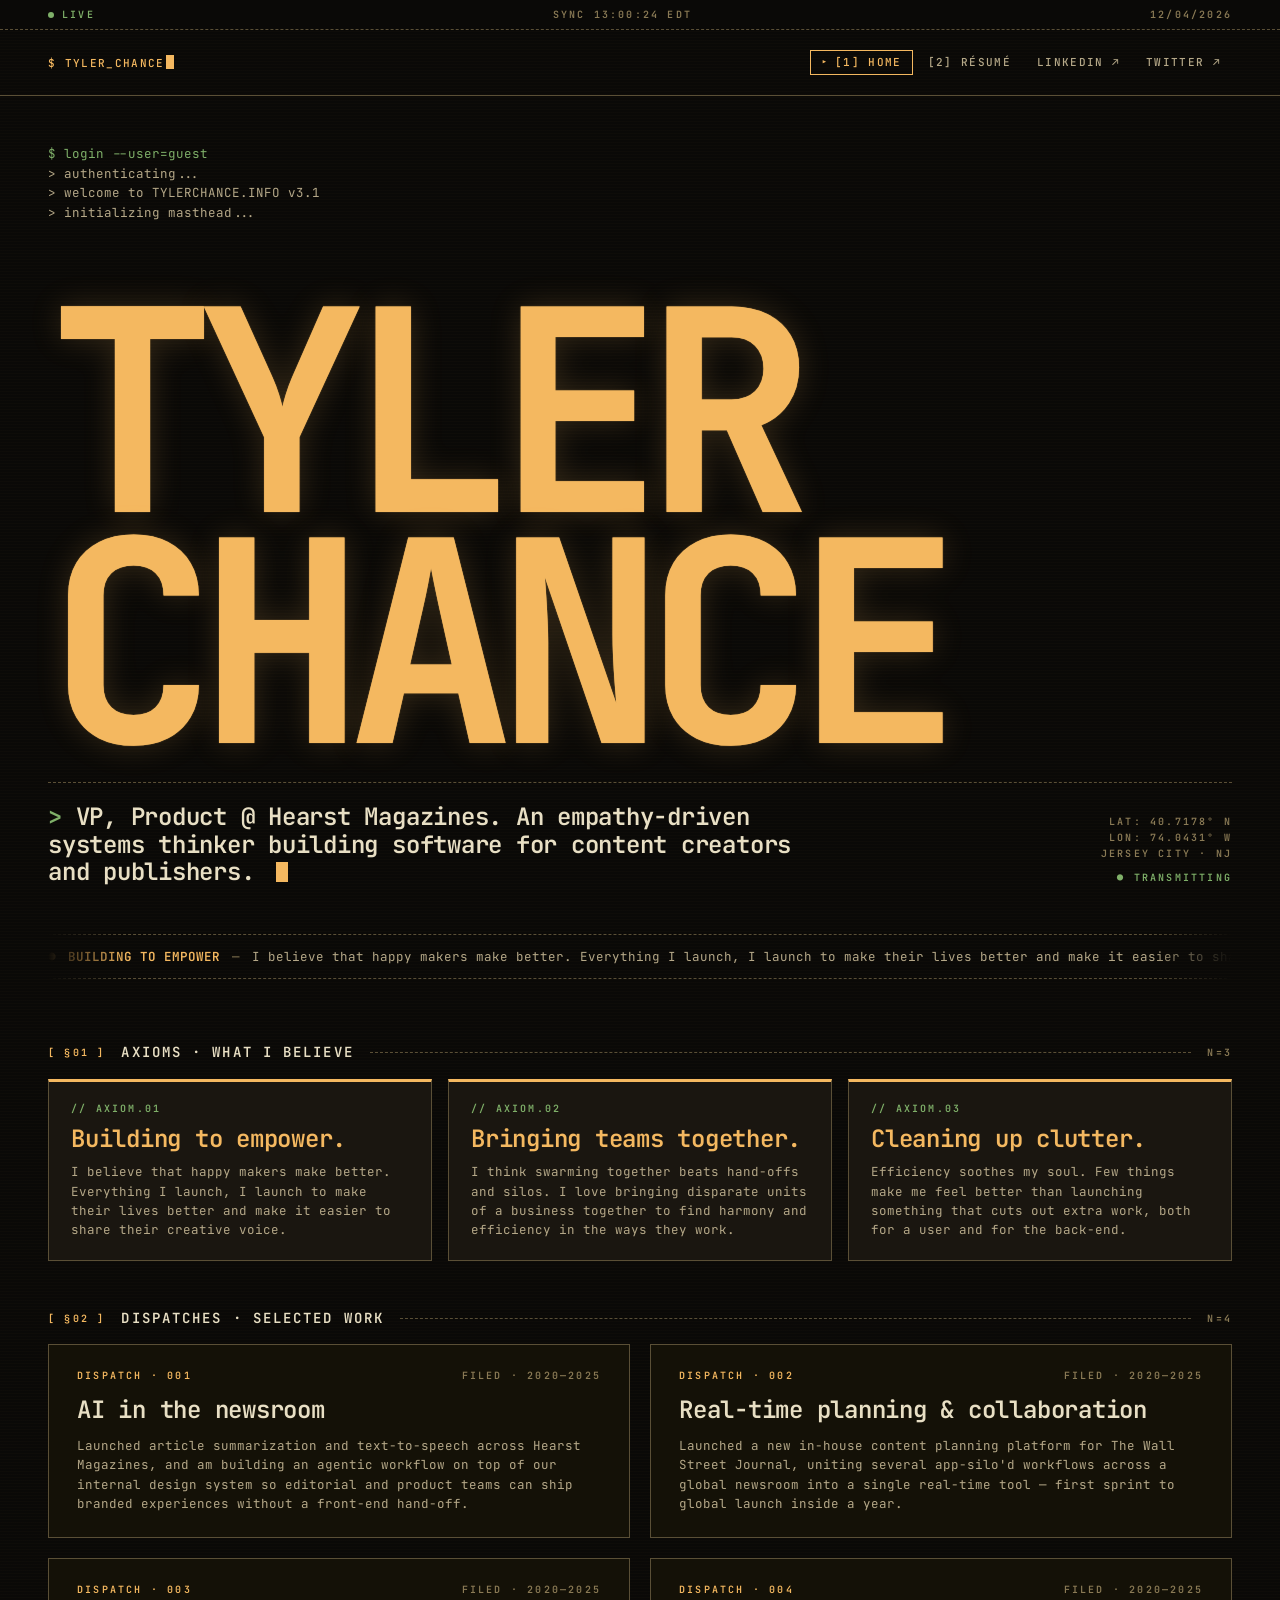
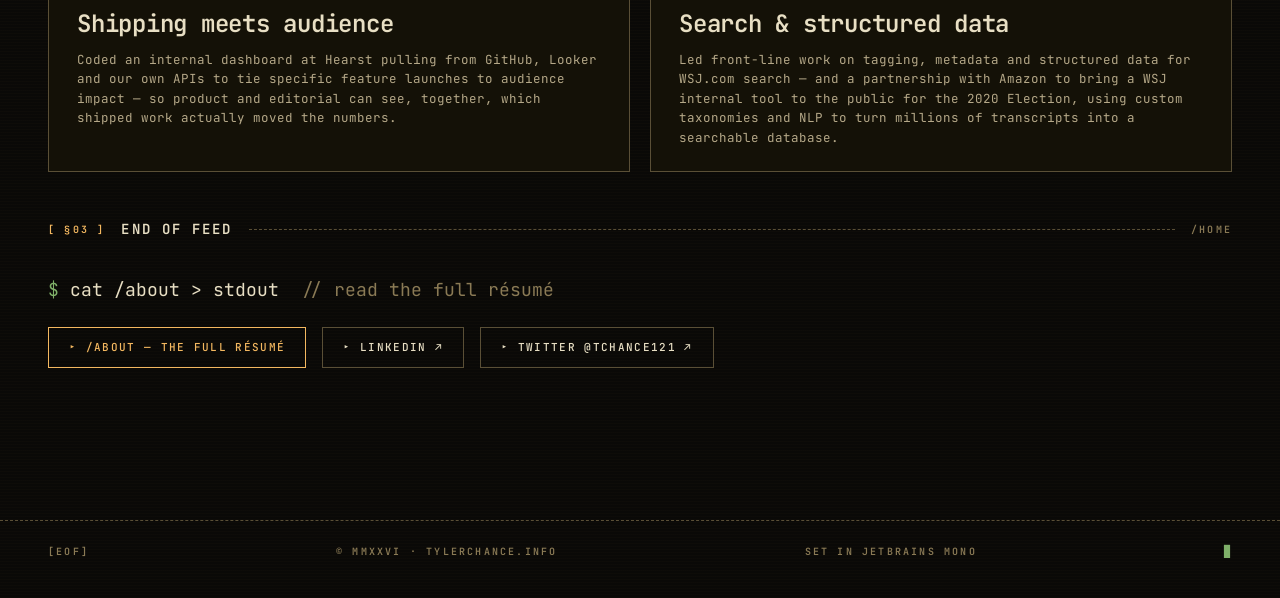
<file: index.html>
<!doctype html>
<html lang="en">
<head>
<meta charset="utf-8" />
<title>Tyler Chance — VP of Product, Hearst Magazines</title>
<meta name="viewport" content="width=device-width, initial-scale=1" />
<meta name="description" content="Tyler Chance is VP of Product at Hearst Magazines in Jersey City, NJ — a product leader and systems thinker building software for content creators and publishers, increasingly with and around AI." />
<meta name="author" content="Tyler Chance" />
<meta name="theme-color" content="#0a0907" />

<!-- Favicons -->
<link rel="icon" type="image/svg+xml" href="/favicon.svg" />
<link rel="icon" type="image/png" sizes="32x32" href="/favicon-32.png" />
<link rel="apple-touch-icon" sizes="180x180" href="/apple-touch-icon.png" />
<link rel="manifest" href="/site.webmanifest" />

<link rel="canonical" href="https://www.tylerchance.info/" />

<!-- Open Graph -->
<meta property="og:site_name" content="Tyler Chance" />
<meta property="og:type" content="profile" />
<meta property="og:title" content="Tyler Chance — VP of Product, Hearst Magazines" />
<meta property="og:description" content="Product leader and systems thinker building software for content creators and publishers — increasingly with and around AI." />
<meta property="og:url" content="https://www.tylerchance.info/" />
<meta property="og:locale" content="en_US" />
<meta property="profile:first_name" content="Tyler" />
<meta property="profile:last_name" content="Chance" />
<meta property="profile:username" content="tchance121" />

<!-- Twitter -->
<meta name="twitter:card" content="summary" />
<meta name="twitter:site" content="@tchance121" />
<meta name="twitter:creator" content="@tchance121" />

<link rel="preconnect" href="https://fonts.googleapis.com">
<link rel="preconnect" href="https://fonts.gstatic.com" crossorigin>
<link href="https://fonts.googleapis.com/css2?family=JetBrains+Mono:wght@400;500;600;700&display=swap" rel="stylesheet">
<link rel="stylesheet" href="/site.css">
<link rel="stylesheet" href="/print.css" media="print">
<script src="/site.js" defer></script>

<!-- Structured data: Person schema for search engines & LLMs -->
<script type="application/ld+json">
{
  "@context": "https://schema.org",
  "@type": "Person",
  "@id": "https://www.tylerchance.info/#person",
  "name": "Tyler Chance",
  "givenName": "Tyler",
  "familyName": "Chance",
  "alternateName": "Tyler Scott Chance",
  "url": "https://www.tylerchance.info/",
  "jobTitle": "Vice President of Product",
  "worksFor": {
    "@type": "Organization",
    "name": "Hearst Magazines",
    "url": "https://www.hearst.com/magazines"
  },
  "address": {
    "@type": "PostalAddress",
    "addressLocality": "Jersey City",
    "addressRegion": "NJ",
    "addressCountry": "US"
  },
  "description": "Product leader and systems thinker building software for content creators and publishers, increasingly with and around AI.",
  "sameAs": [
    "https://www.linkedin.com/in/tylerscottchance/",
    "https://twitter.com/tchance121"
  ],
  "alumniOf": {
    "@type": "CollegeOrUniversity",
    "name": "Indiana University School of Journalism"
  },
  "knowsAbout": [
    "Product Management",
    "Product Strategy",
    "Publishing Technology",
    "Content Management Systems",
    "Design Systems",
    "Generative AI",
    "Editorial Tools",
    "Search Engine Optimization",
    "Audience Development"
  ]
}
</script>

</head>
<body data-page="home">

<!-- Wire bar — decorative live clock, hidden from assistive tech & crawlers -->
<div class="wire-bar" aria-hidden="true">
  <div class="wire-bar__inner t-label">
    <span class="wire-bar__live"><span class="wire-bar__dot"></span>LIVE</span>
    <span>SYNC <span id="sync-clock">00:00:00</span> EDT</span>
    <span id="sync-date">04/19/2026</span>
  </div>
</div>

<nav class="nav" aria-label="Primary">
  <a class="brand t-micro" href="/">$ tyler_chance<span class="brand__caret" aria-hidden="true"></span></a>
  <div class="nav__links">
    <a class="nav__link t-micro is-active" href="/" aria-current="page">[1] HOME</a>
    <a class="nav__link t-micro" href="/about">[2] RÉSUMÉ</a>
    <a class="nav__link t-micro" href="https://www.linkedin.com/in/tylerscottchance/" rel="me">LINKEDIN ↗</a>
    <a class="nav__link t-micro" href="https://twitter.com/tchance121" rel="me">TWITTER ↗</a>
  </div>
</nav>

<main>

  <!-- ─── Mega hero ───────────────────────────────── -->
  <section class="hero" aria-labelledby="hero-name">
    <div class="boot t-small" aria-hidden="true">
      <div class="boot__line boot__line--cmd">$ login --user=guest</div>
      <div class="boot__line boot__line--out">&gt; authenticating...</div>
      <div class="boot__line boot__line--out">&gt; welcome to TYLERCHANCE.INFO v3.1</div>
      <div class="boot__line boot__line--out">&gt; initializing masthead...</div>
    </div>

    <h1 class="name-block" id="hero-name">
      <span class="name">TYLER</span>
      <span class="name">CHANCE</span>
      <span class="visually-hidden"> — Vice President of Product at Hearst Magazines</span>
    </h1>

    <div class="tagline-row">
      <p class="tagline t-display3">
        <span class="tagline__arrow" aria-hidden="true">&gt;</span>
        VP, Product @ Hearst Magazines. An empathy-driven systems thinker
        building software for content creators and publishers.
        <span class="tagline__caret" aria-hidden="true"></span>
      </p>
      <div class="coords t-label" aria-hidden="true">
        <div>LAT: 40.7178° N</div>
        <div>LON: 74.0431° W</div>
        <div>JERSEY CITY · NJ</div>
        <div class="coords__status">● TRANSMITTING</div>
      </div>
    </div>

    <div class="ticker t-small" aria-hidden="true">
      <div class="ticker__track">
        <!-- 3 beliefs × 2 copies for a seamless CSS loop -->
        <span class="ticker__item"><span class="ticker__bullet">●</span><span class="ticker__kicker">Building to empower</span><span class="ticker__dash">—</span><span>I believe that happy makers make better. Everything I launch, I launch to make their lives better and make it easier to share their creative voice.</span><span class="ticker__pipe">|</span></span>
        <span class="ticker__item"><span class="ticker__bullet">●</span><span class="ticker__kicker">Bringing teams together</span><span class="ticker__dash">—</span><span>I think swarming together beats hand-offs and silos. I love bringing disparate units of a business together to find harmony and efficiency in the ways they work.</span><span class="ticker__pipe">|</span></span>
        <span class="ticker__item"><span class="ticker__bullet">●</span><span class="ticker__kicker">Cleaning up clutter</span><span class="ticker__dash">—</span><span>Efficiency soothes my soul. Few things make me feel better than launching something that cuts out extra work, both for a user and for the back-end.</span><span class="ticker__pipe">|</span></span>
        <span class="ticker__item"><span class="ticker__bullet">●</span><span class="ticker__kicker">Building to empower</span><span class="ticker__dash">—</span><span>I believe that happy makers make better. Everything I launch, I launch to make their lives better and make it easier to share their creative voice.</span><span class="ticker__pipe">|</span></span>
        <span class="ticker__item"><span class="ticker__bullet">●</span><span class="ticker__kicker">Bringing teams together</span><span class="ticker__dash">—</span><span>I think swarming together beats hand-offs and silos. I love bringing disparate units of a business together to find harmony and efficiency in the ways they work.</span><span class="ticker__pipe">|</span></span>
        <span class="ticker__item"><span class="ticker__bullet">●</span><span class="ticker__kicker">Cleaning up clutter</span><span class="ticker__dash">—</span><span>Efficiency soothes my soul. Few things make me feel better than launching something that cuts out extra work, both for a user and for the back-end.</span><span class="ticker__pipe">|</span></span>
      </div>
    </div>
  </section>

  <!-- ─── §01 Axioms (beliefs) ────────────────────── -->
  <section aria-labelledby="axioms-heading">
    <div class="section-head t-micro">
      <span class="t-label">[ §01 ]</span>
      <h2 class="section-head__title" id="axioms-heading">Axioms · What I Believe</h2>
      <div class="section-head__rule" aria-hidden="true"></div>
      <span class="section-head__tail t-label">n=3</span>
    </div>

    <div class="grid-3">
      <article class="axiom">
        <div class="axiom__num t-label" aria-hidden="true">// axiom.01</div>
        <h3 class="axiom__kicker t-display3">Building to empower.</h3>
        <p class="axiom__body t-small">I believe that happy makers make better. Everything I launch, I launch to make their lives better and make it easier to share their creative voice.</p>
      </article>
      <article class="axiom">
        <div class="axiom__num t-label" aria-hidden="true">// axiom.02</div>
        <h3 class="axiom__kicker t-display3">Bringing teams together.</h3>
        <p class="axiom__body t-small">I think swarming together beats hand-offs and silos. I love bringing disparate units of a business together to find harmony and efficiency in the ways they work.</p>
      </article>
      <article class="axiom">
        <div class="axiom__num t-label" aria-hidden="true">// axiom.03</div>
        <h3 class="axiom__kicker t-display3">Cleaning up clutter.</h3>
        <p class="axiom__body t-small">Efficiency soothes my soul. Few things make me feel better than launching something that cuts out extra work, both for a user and for the back-end.</p>
      </article>
    </div>
  </section>

  <!-- ─── §02 Dispatches (selected work) ──────────── -->
  <section aria-labelledby="dispatches-heading">
    <div class="section-head t-micro">
      <span class="t-label">[ §02 ]</span>
      <h2 class="section-head__title" id="dispatches-heading">Dispatches · Selected Work</h2>
      <div class="section-head__rule" aria-hidden="true"></div>
      <span class="section-head__tail t-label">n=4</span>
    </div>

    <div class="grid-2">
      <article class="dispatch">
        <div class="dispatch__meta t-label">
          <span>DISPATCH · 001</span>
          <span class="muted">FILED · 2020—2025</span>
        </div>
        <h3 class="dispatch__title t-display3">AI in the newsroom</h3>
        <p class="dispatch__body t-small">Launched article summarization and text-to-speech across Hearst Magazines, and am building an agentic workflow on top of our internal design system so editorial and product teams can ship branded experiences without a front-end hand-off.</p>
      </article>
      <article class="dispatch">
        <div class="dispatch__meta t-label">
          <span>DISPATCH · 002</span>
          <span class="muted">FILED · 2020—2025</span>
        </div>
        <h3 class="dispatch__title t-display3">Real-time planning &amp; collaboration</h3>
        <p class="dispatch__body t-small">Launched a new in-house content planning platform for The Wall Street Journal, uniting several app-silo'd workflows across a global newsroom into a single real-time tool — first sprint to global launch inside a year.</p>
      </article>
      <article class="dispatch">
        <div class="dispatch__meta t-label">
          <span>DISPATCH · 003</span>
          <span class="muted">FILED · 2020—2025</span>
        </div>
        <h3 class="dispatch__title t-display3">Shipping meets audience</h3>
        <p class="dispatch__body t-small">Coded an internal dashboard at Hearst pulling from GitHub, Looker and our own APIs to tie specific feature launches to audience impact — so product and editorial can see, together, which shipped work actually moved the numbers.</p>
      </article>
      <article class="dispatch">
        <div class="dispatch__meta t-label">
          <span>DISPATCH · 004</span>
          <span class="muted">FILED · 2020—2025</span>
        </div>
        <h3 class="dispatch__title t-display3">Search &amp; structured data</h3>
        <p class="dispatch__body t-small">Led front-line work on tagging, metadata and structured data for WSJ.com search — and a partnership with Amazon to bring a WSJ internal tool to the public for the 2020 Election, using custom taxonomies and NLP to turn millions of transcripts into a searchable database.</p>
      </article>
    </div>
  </section>

  <!-- ─── §03 End of feed (CTA) ───────────────────── -->
  <section aria-labelledby="eof-heading">
    <div class="section-head t-micro">
      <span class="t-label">[ §03 ]</span>
      <h2 class="section-head__title" id="eof-heading">End of Feed</h2>
      <div class="section-head__rule" aria-hidden="true"></div>
      <span class="section-head__tail t-label">/home</span>
    </div>

    <div class="cta t-lede">
      <p class="cta__prompt">
        <span class="cta__prompt-sym" aria-hidden="true">$</span> cat /about &gt; stdout &nbsp;<span class="cta__prompt-note">// read the full résumé</span>
      </p>
      <div class="cta__row">
        <a class="cta__btn cta__btn--primary t-micro" href="/about">▸ /ABOUT &mdash; THE FULL RÉSUMÉ</a>
        <a class="cta__btn t-micro" href="https://www.linkedin.com/in/tylerscottchance/" rel="me">▸ LINKEDIN ↗</a>
        <a class="cta__btn t-micro" href="https://twitter.com/tchance121" rel="me">▸ TWITTER @tchance121 ↗</a>
      </div>
    </div>
  </section>
</main>

<footer class="t-label">
  <span>[EOF]</span>
  <span>© MMXXVI · TYLERCHANCE.INFO</span>
  <span>SET IN JETBRAINS MONO</span>
  <span class="cursor" aria-hidden="true">█</span>
</footer>


</body>
</html>
</file>
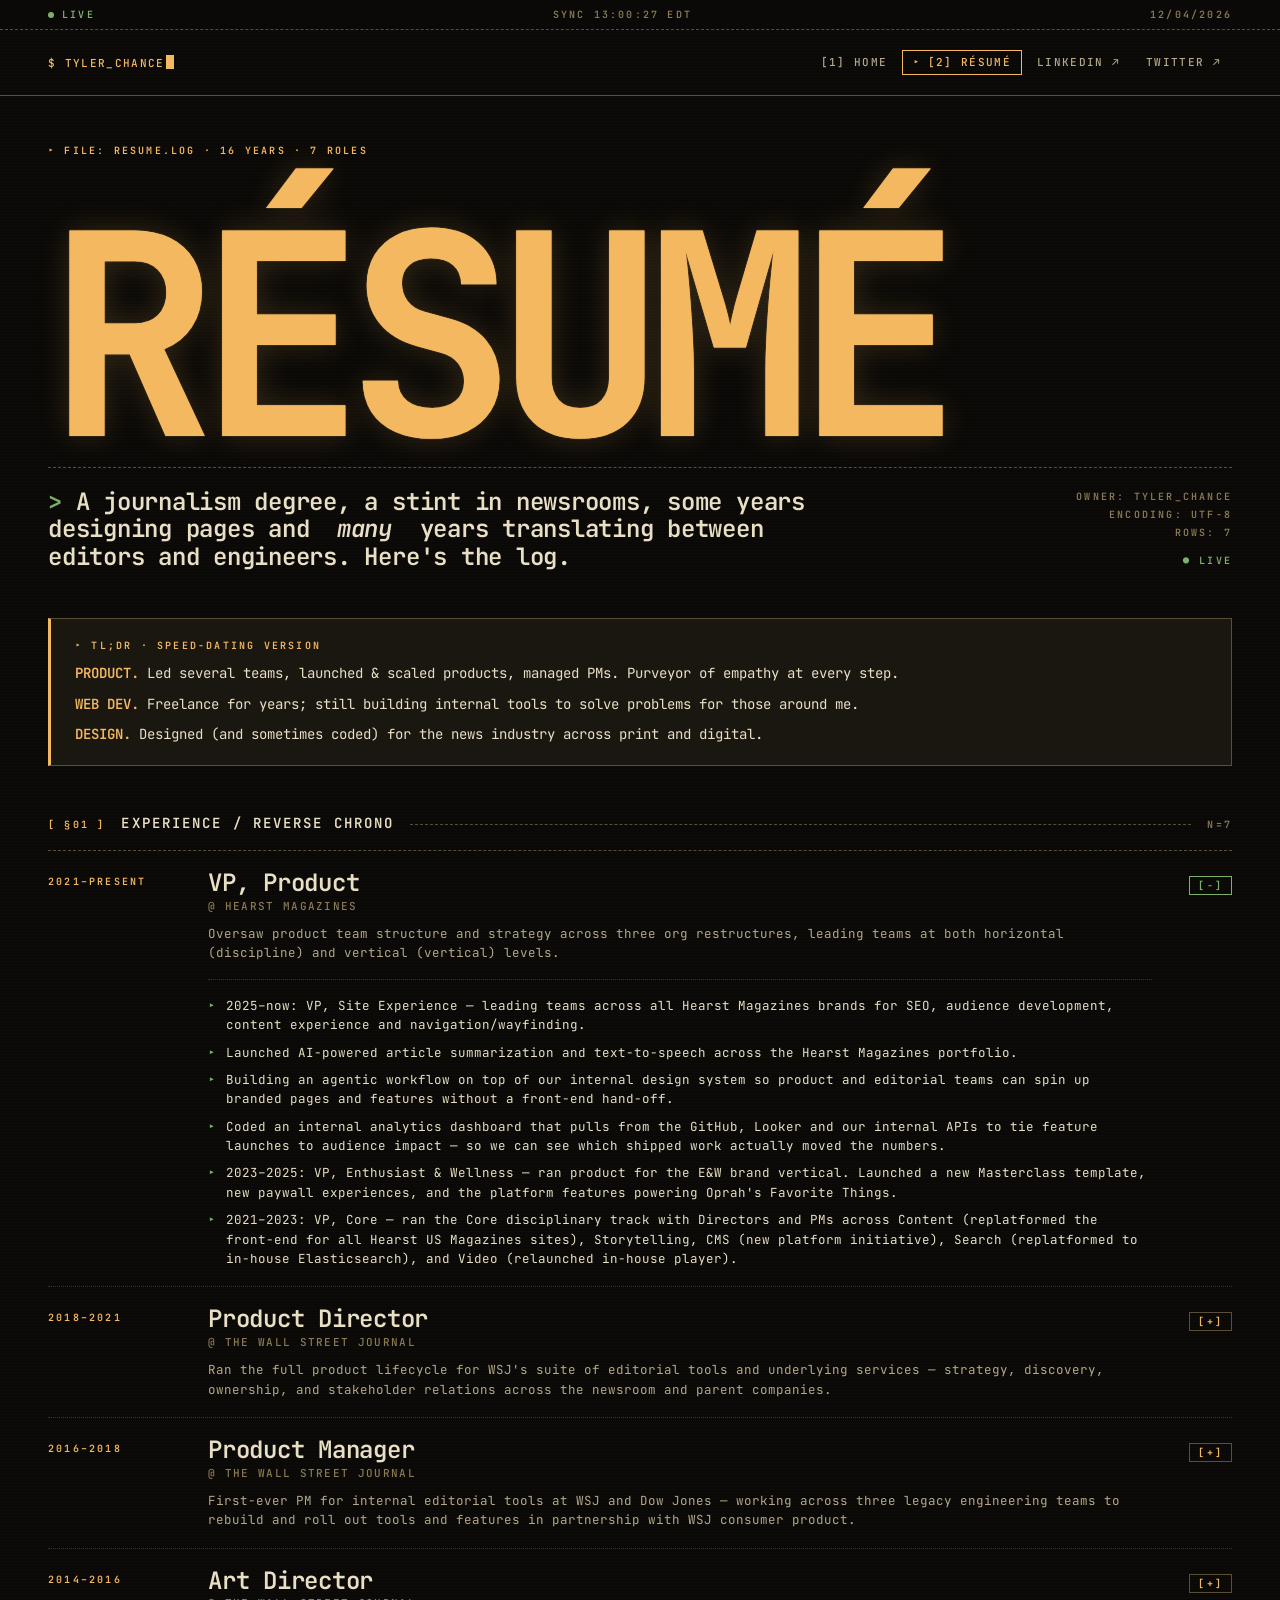
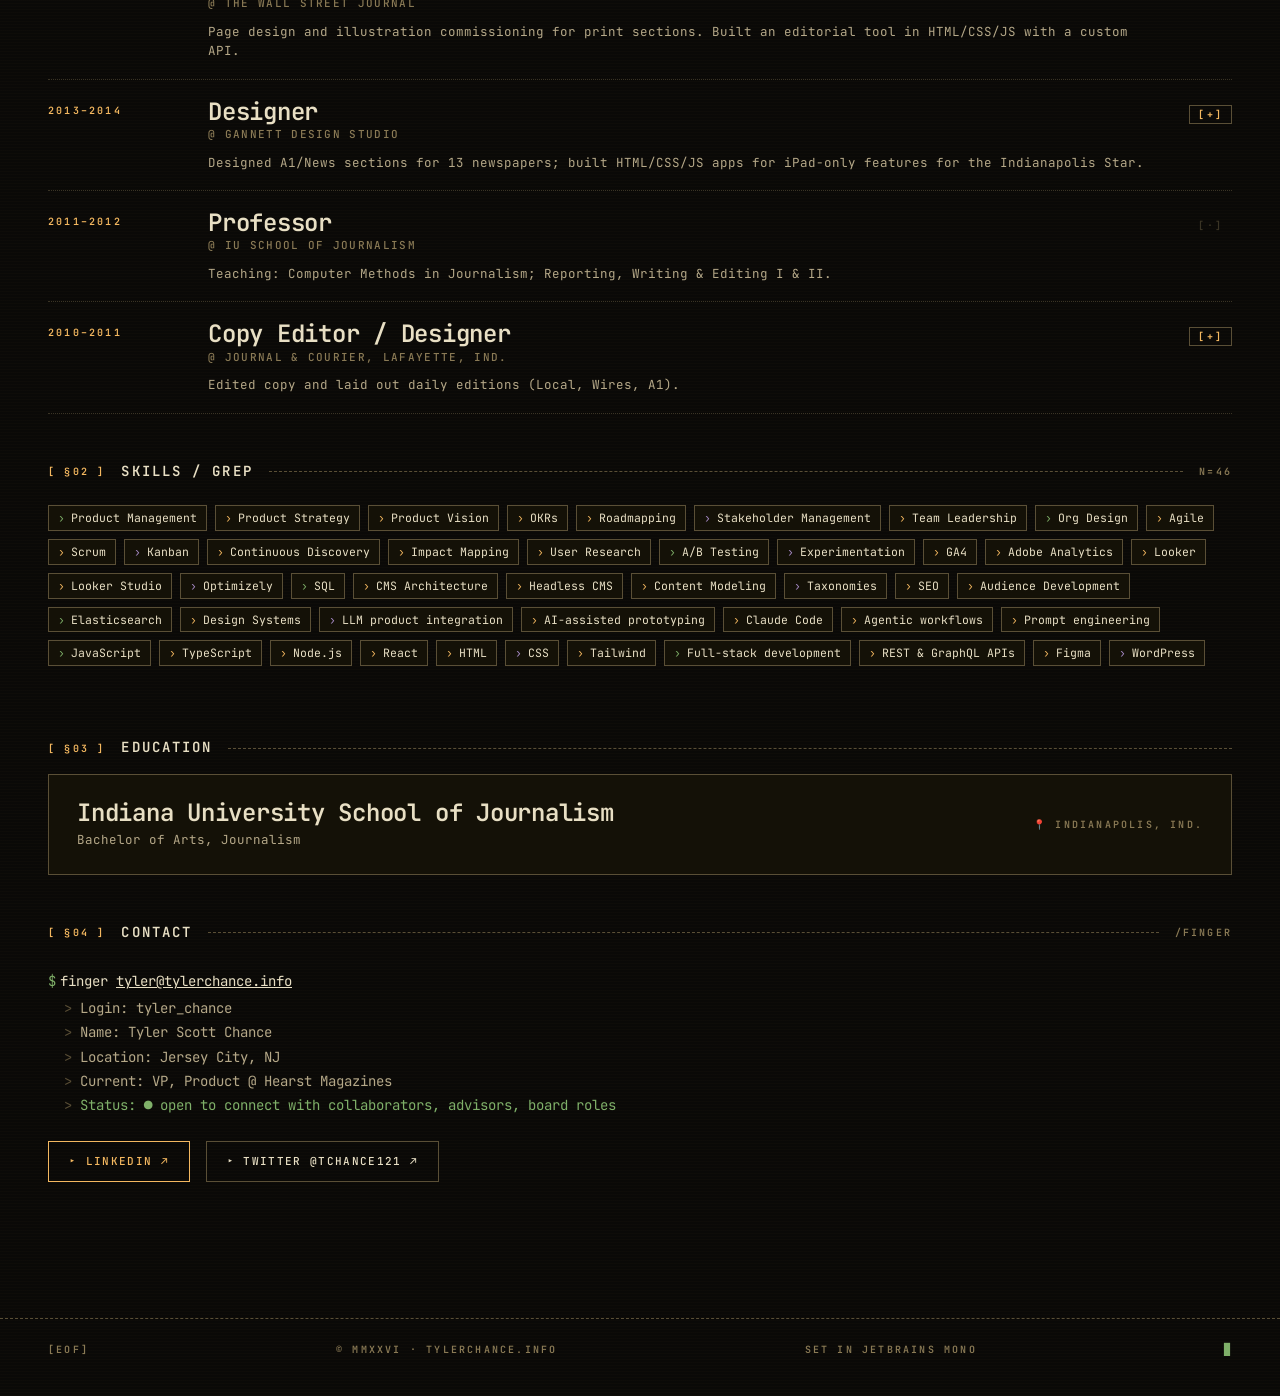
<file: about.html>
<!doctype html>
<html lang="en">
<head>
<meta charset="utf-8" />
<title>Résumé — Tyler Chance, VP of Product</title>
<meta name="viewport" content="width=device-width, initial-scale=1" />
<meta name="description" content="Tyler Chance's résumé: 16 years across product, web development, and design in news and publishing. VP of Product at Hearst Magazines; Product Director at The Wall Street Journal; B.A. from Indiana University School of Journalism." />
<meta name="author" content="Tyler Chance" />
<meta name="theme-color" content="#0a0907" />

<!-- Favicons -->
<link rel="icon" type="image/svg+xml" href="/favicon.svg" />
<link rel="icon" type="image/png" sizes="32x32" href="/favicon-32.png" />
<link rel="apple-touch-icon" sizes="180x180" href="/apple-touch-icon.png" />
<link rel="manifest" href="/site.webmanifest" />

<link rel="canonical" href="https://www.tylerchance.info/about" />

<!-- Open Graph -->
<meta property="og:site_name" content="Tyler Chance" />
<meta property="og:type" content="profile" />
<meta property="og:title" content="Résumé — Tyler Chance, VP of Product" />
<meta property="og:description" content="16 years across product, web development, and design in news and publishing. VP of Product at Hearst Magazines; Product Director at The Wall Street Journal." />
<meta property="og:url" content="https://www.tylerchance.info/about" />
<meta property="og:locale" content="en_US" />
<meta property="profile:first_name" content="Tyler" />
<meta property="profile:last_name" content="Chance" />
<meta property="profile:username" content="tchance121" />

<!-- Twitter -->
<meta name="twitter:card" content="summary" />
<meta name="twitter:site" content="@tchance121" />
<meta name="twitter:creator" content="@tchance121" />

<link rel="preconnect" href="https://fonts.googleapis.com">
<link rel="preconnect" href="https://fonts.gstatic.com" crossorigin>
<link href="https://fonts.googleapis.com/css2?family=JetBrains+Mono:wght@400;500;600;700&display=swap" rel="stylesheet">
<link rel="stylesheet" href="/site.css">
<link rel="stylesheet" href="/print.css" media="print">
<script src="/site.js" defer></script>

<!-- Structured data: Person + WebPage for search engines & LLMs -->
<script type="application/ld+json">
{
  "@context": "https://schema.org",
  "@graph": [
    {
      "@type": "Person",
      "@id": "https://www.tylerchance.info/#person",
      "name": "Tyler Chance",
      "givenName": "Tyler",
      "familyName": "Chance",
      "alternateName": "Tyler Scott Chance",
      "url": "https://www.tylerchance.info/",
      "jobTitle": "Vice President of Product",
      "worksFor": {
        "@type": "Organization",
        "name": "Hearst Magazines",
        "url": "https://www.hearst.com/magazines"
      },
      "address": {
        "@type": "PostalAddress",
        "addressLocality": "Jersey City",
        "addressRegion": "NJ",
        "addressCountry": "US"
      },
      "description": "Product leader and systems thinker building software for content creators and publishers, increasingly with and around AI. 16 years across product, web development, and design in news and publishing.",
      "sameAs": [
        "https://www.linkedin.com/in/tylerscottchance/",
        "https://twitter.com/tchance121"
      ],
      "alumniOf": [
        {
          "@type": "CollegeOrUniversity",
          "name": "Indiana University School of Journalism",
          "address": {
            "@type": "PostalAddress",
            "addressLocality": "Indianapolis",
            "addressRegion": "IN",
            "addressCountry": "US"
          }
        },
        {
          "@type": "NewsMediaOrganization",
          "name": "The Wall Street Journal",
          "url": "https://www.wsj.com"
        },
        {
          "@type": "Organization",
          "name": "Gannett Design Studio"
        },
        {
          "@type": "NewsMediaOrganization",
          "name": "Journal & Courier"
        },
        {
          "@type": "CollegeOrUniversity",
          "name": "Indiana University Media School"
        }
      ],
      "knowsAbout": [
        "Product Management",
        "Product Strategy",
        "Product Vision",
        "OKRs",
        "Roadmapping",
        "Stakeholder Management",
        "Team Leadership",
        "Organizational Design",
        "Agile",
        "Scrum",
        "Continuous Discovery",
        "User Research",
        "A/B Testing",
        "Experimentation",
        "Google Analytics",
        "Adobe Analytics",
        "Looker",
        "SQL",
        "Content Management Systems",
        "Headless CMS",
        "Content Modeling",
        "Taxonomies",
        "Search Engine Optimization",
        "Audience Development",
        "Elasticsearch",
        "Design Systems",
        "Generative AI",
        "Large Language Models",
        "Agentic Workflows",
        "Prompt Engineering",
        "JavaScript",
        "TypeScript",
        "Node.js",
        "React",
        "HTML",
        "CSS",
        "REST APIs",
        "GraphQL",
        "Figma"
      ]
    },
    {
      "@type": "WebPage",
      "@id": "https://www.tylerchance.info/about#webpage",
      "url": "https://www.tylerchance.info/about",
      "name": "Résumé — Tyler Chance, VP of Product",
      "description": "Tyler Chance's résumé — 16 years across product, web development, and design in news and publishing.",
      "about": { "@id": "https://www.tylerchance.info/#person" },
      "mainEntity": { "@id": "https://www.tylerchance.info/#person" },
      "inLanguage": "en-US"
    }
  ]
}
</script>

</head>
<body data-page="about">

<!-- Wire bar — decorative live clock, hidden from assistive tech & crawlers -->
<div class="wire-bar" aria-hidden="true">
  <div class="wire-bar__inner t-label">
    <span class="wire-bar__live"><span class="wire-bar__dot"></span>LIVE</span>
    <span>SYNC <span id="sync-clock">00:00:00</span> EDT</span>
    <span id="sync-date">04/19/2026</span>
  </div>
</div>

<nav class="nav" aria-label="Primary">
  <a class="brand t-micro" href="/">$ tyler_chance<span class="brand__caret" aria-hidden="true"></span></a>
  <div class="nav__links">
    <a class="nav__link t-micro" href="/">[1] HOME</a>
    <a class="nav__link t-micro is-active" href="/about" aria-current="page">[2] RÉSUMÉ</a>
    <a class="nav__link t-micro" href="https://www.linkedin.com/in/tylerscottchance/" rel="me">LINKEDIN ↗</a>
    <a class="nav__link t-micro" href="https://twitter.com/tchance121" rel="me">TWITTER ↗</a>
  </div>
</nav>

<main>

  <!-- ─── About hero ───────────────────────────────── -->
  <section class="about-hero" aria-labelledby="resume-heading">
    <div class="about-hero__label t-label" aria-hidden="true">▸ FILE: RESUME.LOG  ·  16 YEARS  ·  7 ROLES</div>

    <h1 class="name-block" id="resume-heading">
      <span class="name">RÉSUMÉ</span>
      <span class="visually-hidden"> — Tyler Chance, Vice President of Product at Hearst Magazines</span>
    </h1>

    <div class="about-hero__meta">
      <p class="about-hero__lede t-display3">
        <span class="arrow" aria-hidden="true">&gt;</span>
        A journalism degree, a stint in newsrooms, some years designing pages and <em>&nbsp;many&nbsp;</em> years translating between editors and engineers. Here's the log.
      </p>
      <div class="about-hero__data t-label" aria-hidden="true">
        <div>OWNER: tyler_chance</div>
        <div>ENCODING: UTF-8</div>
        <div>ROWS: 7</div>
        <div class="about-hero__live">● LIVE</div>
      </div>
    </div>
  </section>

  <!-- ─── TL;DR bulletin ──────────────────────────── -->
  <aside class="bulletin" aria-labelledby="tldr-heading">
    <div class="bulletin__head t-label">
      <h2 id="tldr-heading">▸ TL;DR · Speed-Dating Version</h2>
    </div>
    <div class="bulletin__body t-body">
      <p class="line"><span class="kicker">PRODUCT.</span> Led several teams, launched &amp; scaled products, managed PMs. Purveyor of empathy at every step.</p>
      <p class="line"><span class="kicker">WEB DEV.</span> Freelance for years; still building internal tools to solve problems for those around me.</p>
      <p class="line"><span class="kicker">DESIGN.</span> Designed (and sometimes coded) for the news industry across print and digital.</p>
    </div>
  </aside>

  <!-- ─── §01 Experience ──────────────────────────── -->
  <section aria-labelledby="exp-heading">
    <div class="section-head t-micro">
      <span class="t-label">[ §01 ]</span>
      <h2 class="section-head__title" id="exp-heading">Experience / Reverse Chrono</h2>
      <div class="section-head__rule" aria-hidden="true"></div>
      <span class="section-head__tail t-label">n=7</span>
    </div>
    <div class="expand-list">

      <article class="expand-row" data-interactive="true" data-open="true" role="button" tabindex="0" aria-expanded="true">
        <div class="expand-row__years t-label"><time datetime="2021">2021</time>–Present</div>
        <div class="expand-row__main">
          <h3 class="expand-row__title t-display3">VP, Product</h3>
          <div class="expand-row__org t-micro">@ Hearst Magazines</div>
          <p class="expand-row__summary t-small">Oversaw product team structure and strategy across three org restructures, leading teams at both horizontal (discipline) and vertical (vertical) levels.</p>
          <ul class="expand-row__details t-small">
            <li class="expand-row__detail"><span class="bullet" aria-hidden="true">▸</span><span>2025–now: VP, Site Experience — leading teams across all Hearst Magazines brands for SEO, audience development, content experience and navigation/wayfinding.</span></li>
            <li class="expand-row__detail"><span class="bullet" aria-hidden="true">▸</span><span>Launched AI-powered article summarization and text-to-speech across the Hearst Magazines portfolio.</span></li>
            <li class="expand-row__detail"><span class="bullet" aria-hidden="true">▸</span><span>Building an agentic workflow on top of our internal design system so product and editorial teams can spin up branded pages and features without a front-end hand-off.</span></li>
            <li class="expand-row__detail"><span class="bullet" aria-hidden="true">▸</span><span>Coded an internal analytics dashboard that pulls from the GitHub, Looker and our internal APIs to tie feature launches to audience impact — so we can see which shipped work actually moved the numbers.</span></li>
            <li class="expand-row__detail"><span class="bullet" aria-hidden="true">▸</span><span>2023–2025: VP, Enthusiast &amp; Wellness — ran product for the E&amp;W brand vertical. Launched a new Masterclass template, new paywall experiences, and the platform features powering Oprah's Favorite Things.</span></li>
            <li class="expand-row__detail"><span class="bullet" aria-hidden="true">▸</span><span>2021–2023: VP, Core — ran the Core disciplinary track with Directors and PMs across Content (replatformed the front-end for all Hearst US Magazines sites), Storytelling, CMS (new platform initiative), Search (replatformed to in-house Elasticsearch), and Video (relaunched in-house player).</span></li>
          </ul>
        </div>
        <div class="expand-row__toggle" aria-hidden="true"><span class="expand-row__toggle-pill t-label">[−]</span></div>
      </article>

      <article class="expand-row" data-interactive="true" data-open="false" role="button" tabindex="0" aria-expanded="false">
        <div class="expand-row__years t-label"><time datetime="2018">2018</time>–<time datetime="2021">2021</time></div>
        <div class="expand-row__main">
          <h3 class="expand-row__title t-display3">Product Director</h3>
          <div class="expand-row__org t-micro">@ The Wall Street Journal</div>
          <p class="expand-row__summary t-small">Ran the full product lifecycle for WSJ's suite of editorial tools and underlying services — strategy, discovery, ownership, and stakeholder relations across the newsroom and parent companies.</p>
          <ul class="expand-row__details t-small">
            <li class="expand-row__detail"><span class="bullet" aria-hidden="true">▸</span><span>Led discovery, development and global launch of a new content planning and workflow platform — first sprint to MVP in 4 months, global launch by year-end, unifying workflows previously split across several apps.</span></li>
            <li class="expand-row__detail"><span class="bullet" aria-hidden="true">▸</span><span>Served as WSJ product stakeholder for consumer search — coordinating Dow Jones data teams, newsroom stakeholders, structured-data enhancements, related-article recommendations, and business requirements during a back-end service migration.</span></li>
            <li class="expand-row__detail"><span class="bullet" aria-hidden="true">▸</span><span>Shepherded new additions to the WSJ corpus for search, including interactive graphics and user-focused features like searching on a story's print headline.</span></li>
            <li class="expand-row__detail"><span class="bullet" aria-hidden="true">▸</span><span>Partnered with Amazon to bring a WSJ internal tool to the public for the 2020 Election — used custom taxonomies and NLP to turn millions of transcripts into a searchable database.</span></li>
            <li class="expand-row__detail"><span class="bullet" aria-hidden="true">▸</span><span>Wrote business-logic requirements for internal tools sitting behind Elasticsearch APIs; built Kibana dashboards; stood up new ways of measuring internal processes.</span></li>
            <li class="expand-row__detail"><span class="bullet" aria-hidden="true">▸</span><span>Product Owner for WSJ Newsletters; shepherded the portfolio through a vendor migration.</span></li>
            <li class="expand-row__detail"><span class="bullet" aria-hidden="true">▸</span><span>Recruited and helped establish the first Program Management function for internal editorial publishing systems.</span></li>
            <li class="expand-row__detail"><span class="bullet" aria-hidden="true">▸</span><span>Kicked off a design system to standardize UX and speed up tool construction across every team.</span></li>
          </ul>
        </div>
        <div class="expand-row__toggle" aria-hidden="true"><span class="expand-row__toggle-pill t-label">[+]</span></div>
      </article>

      <article class="expand-row" data-interactive="true" data-open="false" role="button" tabindex="0" aria-expanded="false">
        <div class="expand-row__years t-label"><time datetime="2016">2016</time>–<time datetime="2018">2018</time></div>
        <div class="expand-row__main">
          <h3 class="expand-row__title t-display3">Product Manager</h3>
          <div class="expand-row__org t-micro">@ The Wall Street Journal</div>
          <p class="expand-row__summary t-small">First-ever PM for internal editorial tools at WSJ and Dow Jones — working across three legacy engineering teams to rebuild and roll out tools and features in partnership with WSJ consumer product.</p>
          <ul class="expand-row__details t-small">
            <li class="expand-row__detail"><span class="bullet" aria-hidden="true">▸</span><span>Reinvented and rolled out tools for multimedia search, image cropping, charting across all platforms, live coverage, and content planning.</span></li>
            <li class="expand-row__detail"><span class="bullet" aria-hidden="true">▸</span><span>Ran the Journal's partnership with the Guardian's Mobile Innovation Lab on live-coverage features.</span></li>
            <li class="expand-row__detail"><span class="bullet" aria-hidden="true">▸</span><span>Speaker — SRCCON 2017: "Sure, You're Making Tools, But Do People Use Them?" — on building empathy between newsroom product teams and their users.</span></li>
          </ul>
        </div>
        <div class="expand-row__toggle" aria-hidden="true"><span class="expand-row__toggle-pill t-label">[+]</span></div>
      </article>

      <article class="expand-row" data-interactive="true" data-open="false" role="button" tabindex="0" aria-expanded="false">
        <div class="expand-row__years t-label"><time datetime="2014">2014</time>–<time datetime="2016">2016</time></div>
        <div class="expand-row__main">
          <h3 class="expand-row__title t-display3">Art Director</h3>
          <div class="expand-row__org t-micro">@ The Wall Street Journal</div>
          <p class="expand-row__summary t-small">Page design and illustration commissioning for print sections. Built an editorial tool in HTML/CSS/JS with a custom API.</p>
          <ul class="expand-row__details t-small">
            <li class="expand-row__detail"><span class="bullet" aria-hidden="true">▸</span><span>Served on the prizes committee; built and compiled submission series.</span></li>
            <li class="expand-row__detail"><span class="bullet" aria-hidden="true">▸</span><span>Designed entry and e-book for 2015 Pulitzer Prize winner in Investigative Reporting, "Medicare Unmasked."</span></li>
          </ul>
        </div>
        <div class="expand-row__toggle" aria-hidden="true"><span class="expand-row__toggle-pill t-label">[+]</span></div>
      </article>

      <article class="expand-row" data-interactive="true" data-open="false" role="button" tabindex="0" aria-expanded="false">
        <div class="expand-row__years t-label"><time datetime="2013">2013</time>–<time datetime="2014">2014</time></div>
        <div class="expand-row__main">
          <h3 class="expand-row__title t-display3">Designer</h3>
          <div class="expand-row__org t-micro">@ Gannett Design Studio</div>
          <p class="expand-row__summary t-small">Designed A1/News sections for 13 newspapers; built HTML/CSS/JS apps for iPad-only features for the Indianapolis Star.</p>
          <ul class="expand-row__details t-small">
            <li class="expand-row__detail"><span class="bullet" aria-hidden="true">▸</span><span>Built web tools in HTML/CSS/JS/PHP to scrape APIs and generate URLs for Adobe Digital Publishing Suite.</span></li>
            <li class="expand-row__detail"><span class="bullet" aria-hidden="true">▸</span><span>Animated front pages and infographics with After Effects.</span></li>
            <li class="expand-row__detail"><span class="bullet" aria-hidden="true">▸</span><span>Designed, developed and served as webmaster for the Society of News Design's 2013 conference.</span></li>
          </ul>
        </div>
        <div class="expand-row__toggle" aria-hidden="true"><span class="expand-row__toggle-pill t-label">[+]</span></div>
      </article>

      <article class="expand-row" data-interactive="false" data-open="false">
        <div class="expand-row__years t-label"><time datetime="2011">2011</time>–<time datetime="2012">2012</time></div>
        <div class="expand-row__main">
          <h3 class="expand-row__title t-display3">Professor</h3>
          <div class="expand-row__org t-micro">@ IU School of Journalism</div>
          <p class="expand-row__summary t-small">Teaching: Computer Methods in Journalism; Reporting, Writing &amp; Editing I &amp; II.</p>
        </div>
        <div class="expand-row__toggle" aria-hidden="true"><span class="expand-row__toggle-pill t-label">[·]</span></div>
      </article>

      <article class="expand-row" data-interactive="true" data-open="false" role="button" tabindex="0" aria-expanded="false">
        <div class="expand-row__years t-label"><time datetime="2010">2010</time>–<time datetime="2011">2011</time></div>
        <div class="expand-row__main">
          <h3 class="expand-row__title t-display3">Copy Editor / Designer</h3>
          <div class="expand-row__org t-micro">@ Journal &amp; Courier, Lafayette, Ind.</div>
          <p class="expand-row__summary t-small">Edited copy and laid out daily editions (Local, Wires, A1).</p>
          <ul class="expand-row__details t-small">
            <li class="expand-row__detail"><span class="bullet" aria-hidden="true">▸</span><span>Trained staff on SEO practices.</span></li>
            <li class="expand-row__detail"><span class="bullet" aria-hidden="true">▸</span><span>Helped assemble social media strategy across Facebook and Twitter.</span></li>
            <li class="expand-row__detail"><span class="bullet" aria-hidden="true">▸</span><span>Posting content to the web daily.</span></li>
          </ul>
        </div>
        <div class="expand-row__toggle" aria-hidden="true"><span class="expand-row__toggle-pill t-label">[+]</span></div>
      </article>

    </div>
  </section>

  <!-- ─── §02 Skills ──────────────────────────────── -->
  <section aria-labelledby="skills-heading">
    <div class="section-head t-micro">
      <span class="t-label">[ §02 ]</span>
      <h2 class="section-head__title" id="skills-heading">Skills / Grep</h2>
      <div class="section-head__rule" aria-hidden="true"></div>
      <span class="section-head__tail t-label">n=46</span>
    </div>
    <ul class="tags">
      <li class="tag" data-accent="green"><span class="tag__chev" aria-hidden="true">›</span>Product Management</li>
      <li class="tag" data-accent="amber"><span class="tag__chev" aria-hidden="true">›</span>Product Strategy</li>
      <li class="tag" data-accent="amber"><span class="tag__chev" aria-hidden="true">›</span>Product Vision</li>
      <li class="tag" data-accent="amber"><span class="tag__chev" aria-hidden="true">›</span>OKRs</li>
      <li class="tag" data-accent="amber"><span class="tag__chev" aria-hidden="true">›</span>Roadmapping</li>
      <li class="tag" data-accent="violet"><span class="tag__chev" aria-hidden="true">›</span>Stakeholder Management</li>
      <li class="tag" data-accent="amber"><span class="tag__chev" aria-hidden="true">›</span>Team Leadership</li>
      <li class="tag" data-accent="green"><span class="tag__chev" aria-hidden="true">›</span>Org Design</li>
      <li class="tag" data-accent="amber"><span class="tag__chev" aria-hidden="true">›</span>Agile</li>
      <li class="tag" data-accent="amber"><span class="tag__chev" aria-hidden="true">›</span>Scrum</li>
      <li class="tag" data-accent="violet"><span class="tag__chev" aria-hidden="true">›</span>Kanban</li>
      <li class="tag" data-accent="amber"><span class="tag__chev" aria-hidden="true">›</span>Continuous Discovery</li>
      <li class="tag" data-accent="amber"><span class="tag__chev" aria-hidden="true">›</span>Impact Mapping</li>
      <li class="tag" data-accent="amber"><span class="tag__chev" aria-hidden="true">›</span>User Research</li>
      <li class="tag" data-accent="green"><span class="tag__chev" aria-hidden="true">›</span>A/B Testing</li>
      <li class="tag" data-accent="violet"><span class="tag__chev" aria-hidden="true">›</span>Experimentation</li>
      <li class="tag" data-accent="amber"><span class="tag__chev" aria-hidden="true">›</span>GA4</li>
      <li class="tag" data-accent="amber"><span class="tag__chev" aria-hidden="true">›</span>Adobe Analytics</li>
      <li class="tag" data-accent="amber"><span class="tag__chev" aria-hidden="true">›</span>Looker</li>
      <li class="tag" data-accent="amber"><span class="tag__chev" aria-hidden="true">›</span>Looker Studio</li>
      <li class="tag" data-accent="violet"><span class="tag__chev" aria-hidden="true">›</span>Optimizely</li>
      <li class="tag" data-accent="green"><span class="tag__chev" aria-hidden="true">›</span>SQL</li>
      <li class="tag" data-accent="amber"><span class="tag__chev" aria-hidden="true">›</span>CMS Architecture</li>
      <li class="tag" data-accent="amber"><span class="tag__chev" aria-hidden="true">›</span>Headless CMS</li>
      <li class="tag" data-accent="amber"><span class="tag__chev" aria-hidden="true">›</span>Content Modeling</li>
      <li class="tag" data-accent="violet"><span class="tag__chev" aria-hidden="true">›</span>Taxonomies</li>
      <li class="tag" data-accent="amber"><span class="tag__chev" aria-hidden="true">›</span>SEO</li>
      <li class="tag" data-accent="amber"><span class="tag__chev" aria-hidden="true">›</span>Audience Development</li>
      <li class="tag" data-accent="green"><span class="tag__chev" aria-hidden="true">›</span>Elasticsearch</li>
      <li class="tag" data-accent="amber"><span class="tag__chev" aria-hidden="true">›</span>Design Systems</li>
      <li class="tag" data-accent="violet"><span class="tag__chev" aria-hidden="true">›</span>LLM product integration</li>
      <li class="tag" data-accent="amber"><span class="tag__chev" aria-hidden="true">›</span>AI-assisted prototyping</li>
      <li class="tag" data-accent="amber"><span class="tag__chev" aria-hidden="true">›</span>Claude Code</li>
      <li class="tag" data-accent="amber"><span class="tag__chev" aria-hidden="true">›</span>Agentic workflows</li>
      <li class="tag" data-accent="amber"><span class="tag__chev" aria-hidden="true">›</span>Prompt engineering</li>
      <li class="tag" data-accent="green"><span class="tag__chev" aria-hidden="true">›</span>JavaScript</li>
      <li class="tag" data-accent="amber"><span class="tag__chev" aria-hidden="true">›</span>TypeScript</li>
      <li class="tag" data-accent="amber"><span class="tag__chev" aria-hidden="true">›</span>Node.js</li>
      <li class="tag" data-accent="amber"><span class="tag__chev" aria-hidden="true">›</span>React</li>
      <li class="tag" data-accent="amber"><span class="tag__chev" aria-hidden="true">›</span>HTML</li>
      <li class="tag" data-accent="violet"><span class="tag__chev" aria-hidden="true">›</span>CSS</li>
      <li class="tag" data-accent="amber"><span class="tag__chev" aria-hidden="true">›</span>Tailwind</li>
      <li class="tag" data-accent="green"><span class="tag__chev" aria-hidden="true">›</span>Full-stack development</li>
      <li class="tag" data-accent="amber"><span class="tag__chev" aria-hidden="true">›</span>REST &amp; GraphQL APIs</li>
      <li class="tag" data-accent="amber"><span class="tag__chev" aria-hidden="true">›</span>Figma</li>
      <li class="tag" data-accent="violet"><span class="tag__chev" aria-hidden="true">›</span>WordPress</li>
    </ul>
  </section>

  <!-- ─── §03 Education ───────────────────────────── -->
  <section aria-labelledby="edu-heading">
    <div class="section-head t-micro">
      <span class="t-label">[ §03 ]</span>
      <h2 class="section-head__title" id="edu-heading">Education</h2>
      <div class="section-head__rule" aria-hidden="true"></div>
    </div>
    <div class="education">
      <div>
        <h3 class="education__school t-display3">Indiana University School of Journalism</h3>
        <div class="education__degree t-small">Bachelor of Arts, Journalism</div>
      </div>
      <div class="education__loc t-label"><span aria-hidden="true">📍</span> Indianapolis, Ind.</div>
    </div>
  </section>

  <!-- ─── §04 Contact ─────────────────────────────── -->
  <section aria-labelledby="contact-heading">
    <div class="section-head t-micro">
      <span class="t-label">[ §04 ]</span>
      <h2 class="section-head__title" id="contact-heading">Contact</h2>
      <div class="section-head__rule" aria-hidden="true"></div>
      <span class="section-head__tail t-label">/finger</span>
    </div>
    <address class="contact t-body">
      <p class="contact__prompt"><span class="contact__prompt-sym" aria-hidden="true">$</span>finger <a href="mailto:tyler@tylerchance.info">tyler@tylerchance.info</a></p>
      <p class="contact__out"><span class="contact__out-arrow" aria-hidden="true">&gt;</span>Login: tyler_chance</p>
      <p class="contact__out"><span class="contact__out-arrow" aria-hidden="true">&gt;</span>Name: Tyler Scott Chance</p>
      <p class="contact__out"><span class="contact__out-arrow" aria-hidden="true">&gt;</span>Location: Jersey City, NJ</p>
      <p class="contact__out"><span class="contact__out-arrow" aria-hidden="true">&gt;</span>Current: VP, Product @ Hearst Magazines</p>
      <p class="contact__out" data-color="green"><span class="contact__out-arrow" aria-hidden="true">&gt;</span>Status: ● open to connect with collaborators, advisors, board roles</p>
      <div class="contact__cta-row">
        <a class="contact__btn contact__btn--primary t-micro" href="https://www.linkedin.com/in/tylerscottchance/" rel="me">▸ LINKEDIN ↗</a>
        <a class="contact__btn t-micro" href="https://twitter.com/tchance121" rel="me">▸ TWITTER @tchance121 ↗</a>
      </div>
    </address>
  </section>
</main>

<footer class="t-label">
  <span>[EOF]</span>
  <span>© MMXXVI · TYLERCHANCE.INFO</span>
  <span>SET IN JETBRAINS MONO</span>
  <span class="cursor">█</span>
</footer>


</body>
</html>
</file>
<file: site.css>
/* =========================================================================
   tylerchance.info — shared stylesheet
   -------------------------------------------------------------------------
   Loaded by every page. Screen styles only; print rules live in print.css.
   Per-page differences (hero animation timing, active nav state) are driven
   by a data-page attribute on <body>.
   ========================================================================= */

/* ─── Tokens ────────────────────────────────────────────────────────────── */
:root {
  --bg:        #0a0907;
  --bg-raised: #141107;
  --bg-panel:  #1a1610;
  --ink:       #e8dfc4;
  --ink-dim:   #b5a888;
  --ink-mute:  #8a7a55;
  --ink-faint: #5a4f36;
  --ink-ghost: #3a3425;
  --amber:     #f4b860;
  --green:     #7fb069;
  --red:       #d4614a;
  --violet:    #a88bc8;

  --mono: "JetBrains Mono", "IBM Plex Mono", "Fira Code", ui-monospace, Menlo, monospace;

  --rule-dashed: 1px dashed var(--ink-faint);
  --rule-dotted: 1px dotted var(--ink-ghost);
  --rule-solid:  1px solid  var(--ink-faint);

  --motion-standard: 220ms cubic-bezier(0.2,0,0,1);

  --container-max: 1440px;
  --gutter: 48px;
}

/* ─── Base reset ────────────────────────────────────────────────────────── */
*, *::before, *::after { box-sizing: border-box; }
html, body { margin: 0; padding: 0; background: var(--bg); overscroll-behavior: none; }
body {
  font-family: var(--mono);
  color: var(--ink);
  min-height: 100vh;
  background-image: repeating-linear-gradient(0deg, rgba(244,184,96,0.015) 0 1px, transparent 1px 3px);
}
::selection { background: var(--amber); color: var(--bg); }
a { color: inherit; transition: color var(--motion-standard); }
a:hover { color: var(--amber) !important; }

/* We style text via utility classes, not browser defaults. */
h1, h2, h3, h4, h5, h6 { font-size: inherit; font-weight: inherit; margin: 0; }
p { margin: 0; }
ul, ol { margin: 0; padding: 0; list-style: none; }

/* Screen-reader-only text — indexed by engines & LLMs, hidden visually. */
.visually-hidden {
  position: absolute;
  width: 1px; height: 1px;
  padding: 0; margin: -1px;
  overflow: hidden;
  clip: rect(0,0,0,0);
  white-space: nowrap;
  border: 0;
}

/* ─── Animations ────────────────────────────────────────────────────────── */
@keyframes blink  { 0%, 49% { opacity: 1; } 50%, 100% { opacity: 0; } }
@keyframes fadeIn { from { opacity: 0; transform: translateY(4px); } to { opacity: 1; transform: translateY(0); } }
@keyframes ticker { from { transform: translateX(0); } to { transform: translateX(-50%); } }

/* ─── Typography utilities ──────────────────────────────────────────────── */
.t-label    { font-size: 10px;   line-height: 1.3;  font-weight: 600; letter-spacing: 0.22em; text-transform: uppercase; }
.t-micro    { font-size: 11px;   line-height: 1.4;  font-weight: 500; letter-spacing: 0.12em; text-transform: uppercase; }
.t-small    { font-size: 12.5px; line-height: 1.55; font-weight: 400; }
.t-body     { font-size: 14px;   line-height: 1.6;  font-weight: 400; }
.t-lede     { font-size: 18px;   line-height: 1.5;  font-weight: 400; }
.t-display3 { font-size: 24px;   line-height: 1.15; font-weight: 600; letter-spacing: -0.01em; }

/* ─── Chrome ────────────────────────────────────────────────────────────── */
/* Wire bar — sticky decorative clock strip at the top of every page */
.wire-bar {
  position: sticky; top: 0; z-index: 20;
  background: var(--bg);
  border-bottom: var(--rule-dashed);
}
.wire-bar__inner {
  max-width: var(--container-max);
  margin: 0 auto;
  padding: 8px var(--gutter);
  display: flex;
  justify-content: space-between;
  align-items: center;
  color: var(--ink-mute);
}
.wire-bar__live { color: var(--green); display: inline-flex; align-items: center; gap: 8px; }
.wire-bar__dot  { width: 6px; height: 6px; border-radius: 50%; background: var(--green); animation: blink 1.2s steps(2) infinite; }

/* Primary nav */
.nav {
  max-width: var(--container-max);
  margin: 0 auto;
  padding: 20px var(--gutter);
  display: flex;
  justify-content: space-between;
  align-items: center;
  border-bottom: var(--rule-solid);
  flex-wrap: wrap;
  gap: 12px;
}
.brand { color: var(--amber); text-decoration: none; }
.brand__caret {
  display: inline-block;
  margin-left: 2px;
  background: var(--amber);
  width: 8px; height: 14px;
  vertical-align: -2px;
  animation: blink 1s steps(2) infinite;
}
.nav__links { display: flex; gap: 4px; flex-wrap: wrap; }
.nav__link {
  color: var(--ink-dim);
  text-decoration: none;
  padding: 4px 10px;
  border: 1px solid transparent;
  transition: all var(--motion-standard);
}
.nav__link.is-active { color: var(--amber); border-color: var(--amber); }
.nav__link.is-active::before { content: "▸"; margin-right: 6px; }

/* Main container */
main {
  max-width: var(--container-max);
  margin: 0 auto;
  padding: 0 var(--gutter);
}

/* Footer */
footer {
  max-width: var(--container-max);
  margin: 120px auto 0;
  padding: 24px var(--gutter) 40px;
  border-top: var(--rule-dashed);
  display: flex;
  justify-content: space-between;
  color: var(--ink-mute);
  gap: 16px;
  flex-wrap: wrap;
}
footer .cursor { color: var(--green); }

/* ─── Masthead name-block (shared between home and about) ───────────────── */
.name-block {
  --name-size: clamp(72px, 22vw, 360px);
  padding-top: calc(var(--name-size) * 0.15); /* headroom for accented caps */
  opacity: 0;
  animation: fadeIn 500ms 200ms both; /* about uses 200ms; home overrides below */
}
body[data-page="home"] .name-block { animation-delay: 800ms; }

.name {
  font-family: var(--mono);
  font-weight: 700;
  font-size: var(--name-size);
  letter-spacing: -0.07em;
  line-height: 0.82;
  color: var(--amber);
  margin: 0;
  text-align: left;
  user-select: all;
  white-space: nowrap;
  transform: scaleX(1.04);
  transform-origin: left center;
  text-shadow: 0 0 1px var(--amber), 0 0 32px rgba(244,184,96,0.18);
}

/* ─── Home hero ─────────────────────────────────────────────────────────── */
.hero { padding: 48px 0 16px; }

.boot { margin-bottom: 32px; }
.boot__line { opacity: 0; animation: fadeIn 400ms both; }
.boot__line--cmd { color: var(--green); }
.boot__line--out { color: var(--ink-dim); }
.boot__line:nth-child(1) { animation-delay: 0ms; }
.boot__line:nth-child(2) { animation-delay: 180ms; }
.boot__line:nth-child(3) { animation-delay: 360ms; }
.boot__line:nth-child(4) { animation-delay: 540ms; }

.tagline-row {
  display: grid;
  grid-template-columns: 1fr auto;
  gap: 48px;
  align-items: end;
  margin-top: 24px;
  margin-bottom: 48px;
  border-top: var(--rule-dashed);
  padding-top: 20px;
  opacity: 0;
  animation: fadeIn 500ms 1200ms both;
}
.tagline { color: var(--ink); max-width: 780px; }
.tagline__arrow { color: var(--green); }
.tagline__caret {
  display: inline-block;
  background: var(--amber);
  width: 12px; height: 20px;
  margin-left: 8px;
  vertical-align: -2px;
  animation: blink 1s steps(2) infinite;
}
.coords { text-align: right; color: var(--ink-mute); line-height: 1.6; }
.coords__status { color: var(--green); margin-top: 8px; }

/* Belief ticker (home only) */
.ticker {
  margin-top: 48px;
  overflow: hidden;
  border-top: var(--rule-dashed);
  border-bottom: var(--rule-dashed);
  padding: 12px 0;
  color: var(--ink-dim);
  -webkit-mask-image: linear-gradient(90deg, transparent 0, #000 80px, #000 calc(100% - 80px), transparent 100%);
          mask-image: linear-gradient(90deg, transparent 0, #000 80px, #000 calc(100% - 80px), transparent 100%);
}
.ticker__track {
  display: inline-flex;
  white-space: nowrap;
  animation: ticker 45s linear infinite;
  gap: 48px;
}
.ticker__item   { display: inline-flex; align-items: center; gap: 12px; }
.ticker__bullet { color: var(--amber); }
.ticker__kicker { color: var(--amber); font-weight: 600; text-transform: uppercase; }
.ticker__dash   { color: var(--ink-mute); }
.ticker__pipe   { color: var(--ink-faint); margin-left: 12px; }

/* ─── About hero ────────────────────────────────────────────────────────── */
.about-hero { padding: 48px 0 0; }
.about-hero__label { color: var(--amber); margin-bottom: 20px; }
.about-hero__meta {
  border-top: var(--rule-dashed);
  margin-top: 16px;
  padding-top: 20px;
  display: grid;
  grid-template-columns: 2fr 1fr;
  gap: 48px;
  opacity: 0;
  animation: fadeIn 500ms 600ms both;
}
.about-hero__lede { color: var(--ink); }
.about-hero__lede .arrow { color: var(--green); }
.about-hero__lede em { font-style: italic; }
.about-hero__data { color: var(--ink-mute); text-align: right; line-height: 1.8; }
.about-hero__live { color: var(--green); margin-top: 10px; }

/* ─── Section headers ───────────────────────────────────────────────────── */
.section-head {
  display: flex;
  align-items: center;
  gap: 16px;
  padding: 48px 0 16px;
  color: var(--amber);
}
.section-head__title {
  color: var(--ink);
  font-size: 14px;
  letter-spacing: 0.15em;
  font-weight: 600;
  text-transform: uppercase;
}
.section-head__rule { flex: 1; border-top: var(--rule-dashed); }
.section-head__tail { color: var(--ink-mute); }
.section-head > .t-label { white-space: nowrap; flex-shrink: 0; }

/* ─── Dispatches grid (home) ────────────────────────────────────────────── */
.grid-2 {
  display: grid;
  grid-template-columns: 1fr 1fr;
  gap: 20px;
}
.dispatch {
  display: block;
  border: 1px solid var(--ink-faint);
  padding: 24px 28px;
  background: var(--bg-raised);
  text-decoration: none;
  color: inherit;
  transition: background var(--motion-standard), border-color var(--motion-standard);
}
.dispatch:hover {
  background: var(--bg-panel);
  border-color: var(--amber);
  color: inherit !important;
}
.dispatch__meta {
  display: flex;
  justify-content: space-between;
  color: var(--amber);
  margin-bottom: 14px;
}
.dispatch__meta .muted { color: var(--ink-mute); }
.dispatch__title { color: var(--ink); margin-bottom: 12px; }
.dispatch__body  { color: var(--ink-dim); }

/* ─── Axioms grid (home) ────────────────────────────────────────────────── */
.grid-3 {
  display: grid;
  grid-template-columns: 1fr 1fr 1fr;
  gap: 16px;
}
.axiom {
  border: 1px solid var(--ink-faint);
  border-top: 3px solid var(--amber);
  padding: 20px 22px;
  background: var(--bg-panel);
}
.axiom__num    { color: var(--green); margin-bottom: 10px; }
.axiom__kicker { color: var(--amber); margin-bottom: 10px; }
.axiom__body   { color: var(--ink-dim); }

/* ─── CTA (home) ────────────────────────────────────────────────────────── */
.cta { color: var(--ink); padding: 16px 0 32px; }
.cta__prompt { margin: 4px 0; }
.cta__prompt-sym { color: var(--green); user-select: none; }
.cta__prompt-note { color: var(--ink-mute); }
.cta__row { margin-top: 24px; display: flex; gap: 16px; flex-wrap: wrap; }
.cta__btn {
  padding: 12px 20px;
  border: 1px solid var(--ink-faint);
  color: var(--ink);
  text-decoration: none;
}
.cta__btn--primary { border-color: var(--amber); color: var(--amber); }

/* ─── Bulletin (about TL;DR) ────────────────────────────────────────────── */
.bulletin {
  border: 1px solid var(--ink-faint);
  border-left: 3px solid var(--amber);
  background: var(--bg-panel);
  padding: 20px 24px;
  margin-top: 48px;
}
.bulletin__head {
  display: flex; justify-content: space-between;
  color: var(--amber);
  margin-bottom: 10px;
}
.bulletin__body .line { margin-bottom: 8px; }
.bulletin__body .line:last-child { margin-bottom: 0; }
.bulletin__body .kicker { color: var(--amber); font-weight: 600; }

/* ─── Expand rows (about experience) ────────────────────────────────────── */
.expand-list { border-top: var(--rule-dashed); }
.expand-row {
  border-bottom: var(--rule-dotted);
  padding: 18px 0;
  display: grid;
  grid-template-columns: 140px 1fr 60px;
  gap: 20px;
  cursor: pointer;
  transition: background var(--motion-standard);
}
.expand-row:hover { background: rgba(244,184,96,0.03); }
.expand-row:focus-visible {
  outline: 2px solid var(--amber);
  outline-offset: 2px;
  background: rgba(244,184,96,0.03);
}
.expand-row[data-interactive="false"]        { cursor: default; }
.expand-row[data-interactive="false"]:hover  { background: transparent; }
.expand-row__years    { color: var(--amber); padding-top: 6px; }
.expand-row__title    { color: var(--ink); margin-bottom: 2px; }
.expand-row__org      { color: var(--ink-mute); }
.expand-row__summary  { color: var(--ink-dim); margin-top: 10px; }
.expand-row__details {
  display: none;
  margin-top: 16px;
  padding-top: 16px;
  border-top: var(--rule-dotted);
}
.expand-row[data-open="true"] .expand-row__details { display: block; }
.expand-row__detail {
  color: var(--ink);
  margin-bottom: 8px;
  display: flex;
  gap: 10px;
}
.expand-row__detail:last-child      { margin-bottom: 0; }
.expand-row__detail .bullet         { color: var(--green); flex-shrink: 0; }
.expand-row__toggle                 { text-align: right; padding-top: 4px; }
.expand-row__toggle-pill {
  color: var(--amber);
  border: 1px solid var(--ink-faint);
  padding: 2px 8px;
}
.expand-row[data-open="true"] .expand-row__toggle-pill {
  color: var(--green);
  border-color: var(--green);
}
.expand-row[data-interactive="false"] .expand-row__toggle-pill {
  color: var(--ink-ghost);
  border-color: transparent;
}

/* ─── Skills tags (about) ───────────────────────────────────────────────── */
.tags {
  display: flex;
  flex-wrap: wrap;
  gap: 8px;
  padding: 8px 0 24px;
}
.tag {
  border: 1px solid var(--ink-faint);
  padding: 3px 9px;
  font-size: 11.5px;
  line-height: 1.55;
  color: var(--ink);
  background: var(--bg-raised);
  display: inline-block;
}
.tag__chev                           { margin-right: 6px; color: var(--amber); }
.tag[data-accent="green"] .tag__chev { color: var(--green); }
.tag[data-accent="violet"] .tag__chev { color: var(--violet); }

/* ─── Education (about) ─────────────────────────────────────────────────── */
.education {
  border: 1px solid var(--ink-faint);
  padding: 24px 28px;
  background: var(--bg-raised);
  display: grid;
  grid-template-columns: 1fr auto;
  gap: 24px;
  align-items: center;
}
.education__school { color: var(--ink); margin-bottom: 4px; }
.education__degree { color: var(--ink-dim); }
.education__loc    { color: var(--ink-mute); }

/* ─── Contact (about) ───────────────────────────────────────────────────── */
.contact { padding: 8px 0 16px; font-style: normal; /* address elements default to italic */ }
.contact__prompt      { margin: 4px 0; color: var(--ink); }
.contact__prompt-sym  { color: var(--green); user-select: none; margin-right: 4px; }
.contact__out         { color: var(--ink-dim); padding-left: 16px; margin: 2px 0; }
.contact__out[data-color="green"] { color: var(--green); }
.contact__out-arrow   { color: var(--ink-faint); margin-right: 8px; }
.contact__cta-row     { margin-top: 24px; display: flex; gap: 16px; flex-wrap: wrap; }
.contact__btn {
  padding: 12px 20px;
  border: 1px solid var(--ink-faint);
  color: var(--ink);
  text-decoration: none;
}
.contact__btn--primary { border-color: var(--amber); color: var(--amber); }

/* ─── Responsive ────────────────────────────────────────────────────────── */
@media (max-width: 900px) {
  :root { --gutter: 24px; }
  .grid-2, .grid-3    { grid-template-columns: 1fr; }
  .tagline-row        { grid-template-columns: 1fr; }
  .coords             { text-align: left; }
  .about-hero__meta   { grid-template-columns: 1fr; }
  .about-hero__data   { text-align: left; }
  .expand-row         { grid-template-columns: 100px 1fr 44px; gap: 12px; }
  .education          { grid-template-columns: 1fr; }
}
@media (max-width: 560px) {
  .wire-bar__inner    { gap: 12px; flex-wrap: wrap; justify-content: flex-start; }
  .nav                { padding: 16px var(--gutter); }
  .section-head       { gap: 10px; padding: 32px 0 12px; }
  .section-head__rule { display: none; }
  .section-head__tail { margin-left: auto; }
  .section-head__title { font-size: 13px; }

  /* Résumé rows: stack years on top, toggle top-right, content full width.
     The desktop 3-col grid wastes horizontal space at phone widths. */
  .expand-row {
    grid-template-columns: 1fr auto;
    grid-template-areas:
      "years toggle"
      "main  main";
    gap: 6px 12px;
    align-items: center;
  }
  .expand-row__years  { grid-area: years;  padding-top: 0; }
  .expand-row__main   { grid-area: main; }
  .expand-row__toggle { grid-area: toggle; padding-top: 0; }
}

@media (prefers-reduced-motion: reduce) {
  .boot__line,
  .name-block,
  .tagline-row,
  .about-hero__meta { opacity: 1; animation: none; }
  .ticker__track    { animation: none; }
  .wire-bar__dot,
  .brand__caret,
  .tagline__caret   { animation: none; }
}
</file>
<file: print.css>
/* =========================================================================
   TYLERCHANCE.INFO · Print stylesheet
   -------------------------------------------------------------------------
   The site's dark-amber identity is on-screen only. In print we want black
   type on white — readable, cheap to print, survives stapling.

   Strategy:
     1. Force white page + black ink. Kill backgrounds, shadows, animations.
     2. Hide pure chrome: wire bar, nav, footer, marquee, boot prompt,
        corner coords, blinking cursors.
     3. Shrink the giant masthead so it fits the page.
     4. Reveal all collapsed résumé rows — no JS hook needed.
     5. Print URLs after external links so paper readers can still follow.
     6. US-Letter geometry with sensible type sizes & page-break hints.
   ========================================================================= */

@media print {

  /* ── Page geometry ────────────────────────────────────────────────────── */
  @page {
    size: Letter;
    margin: 0.6in 0.65in 0.7in 0.65in;
  }

  /* ── Global reset: white paper, black ink ─────────────────────────────── */
  html, body {
    background: #fff !important;
    color: #000 !important;
  }

  body, body *,
  body *::before, body *::after {
    color: #000 !important;
    background: transparent !important;
    background-color: transparent !important;
    background-image: none !important;
    box-shadow: none !important;
    text-shadow: none !important;
    -webkit-mask-image: none !important;
            mask-image: none !important;
    animation: none !important;
    transition: none !important;
    opacity: 1 !important;
    filter: none !important;
    border-color: #bbb !important;
  }

  /* ── Base typography ──────────────────────────────────────────────────── */
  body {
    font-family: "JetBrains Mono", "IBM Plex Mono", ui-monospace, Menlo, monospace !important;
    font-size: 10.5pt !important;
    line-height: 1.45 !important;
    -webkit-print-color-adjust: exact;
            print-color-adjust: exact;
  }

  /* Trim the clamp-sized masthead to something page-sized */
  .name-block { padding-top: 0 !important; }
  .name {
    font-size: 64pt !important;
    line-height: 0.9 !important;
    letter-spacing: -0.06em !important;
    transform: none !important;
    margin-bottom: 8pt !important;
  }

  /* Scale down the rest of the type ramp */
  .t-display3 { font-size: 13pt !important; line-height: 1.3 !important; }
  .t-lede     { font-size: 11pt !important; line-height: 1.4 !important; }
  .t-body     { font-size: 10.5pt !important; }
  .t-small    { font-size: 9.5pt  !important; }
  .t-micro    { font-size: 8.5pt  !important; letter-spacing: 0.08em !important; }
  .t-label    { font-size: 8pt    !important; letter-spacing: 0.14em !important; }

  /* ── Hide chrome, motion, and pure decoration ─────────────────────────── */
  .wire-bar,
  .nav,
  footer,
  .ticker,
  .boot,
  .coords,
  .brand__caret,
  .tagline__caret,
  .wire-bar__dot,
  .expand-row__toggle {
    display: none !important;
  }

  /* Tagline row collapses once the coords column is gone */
  .tagline-row,
  .about-hero__meta {
    display: block !important;
    border-top: 1pt solid #000 !important;
    padding-top: 10pt !important;
    margin: 0 0 16pt !important;
  }

  /* ── Reveal every collapsed résumé row ────────────────────────────────── */
  .expand-row__details { display: block !important; }

  /* ── Links: underlined, with URL printed after external hrefs ─────────── */
  a { text-decoration: underline !important; }
  a[href^="http"]::after {
    content: " (" attr(href) ")";
    font-size: 8pt;
    color: #555 !important;
    font-weight: normal;
    word-break: break-all;
  }

  /* ── Page-break hints ─────────────────────────────────────────────────── */
  .expand-row,
  .axiom,
  .dispatch,
  .bulletin,
  .education {
    break-inside: avoid;
    page-break-inside: avoid;
  }
  .section-head,
  .about-hero__label {
    break-after: avoid;
    page-break-after: avoid;
  }

  /* ── Containers: kill gutters and caps ────────────────────────────────── */
  main {
    max-width: 100% !important;
    padding: 0 !important;
    margin: 0 !important;
  }

  /* Tighten vertical rhythm that looks right on screen but wastes paper */
  section { padding: 8pt 0 !important; margin: 0 !important; }
  .section-head { padding: 12pt 0 4pt !important; }
  .hero { padding: 0 !important; }

  /* ── Structural rules look cleaner in ink black ───────────────────────── */
  .section-head__rule,
  .bulletin,
  .education {
    border-color: #000 !important;
  }
}
</file>
